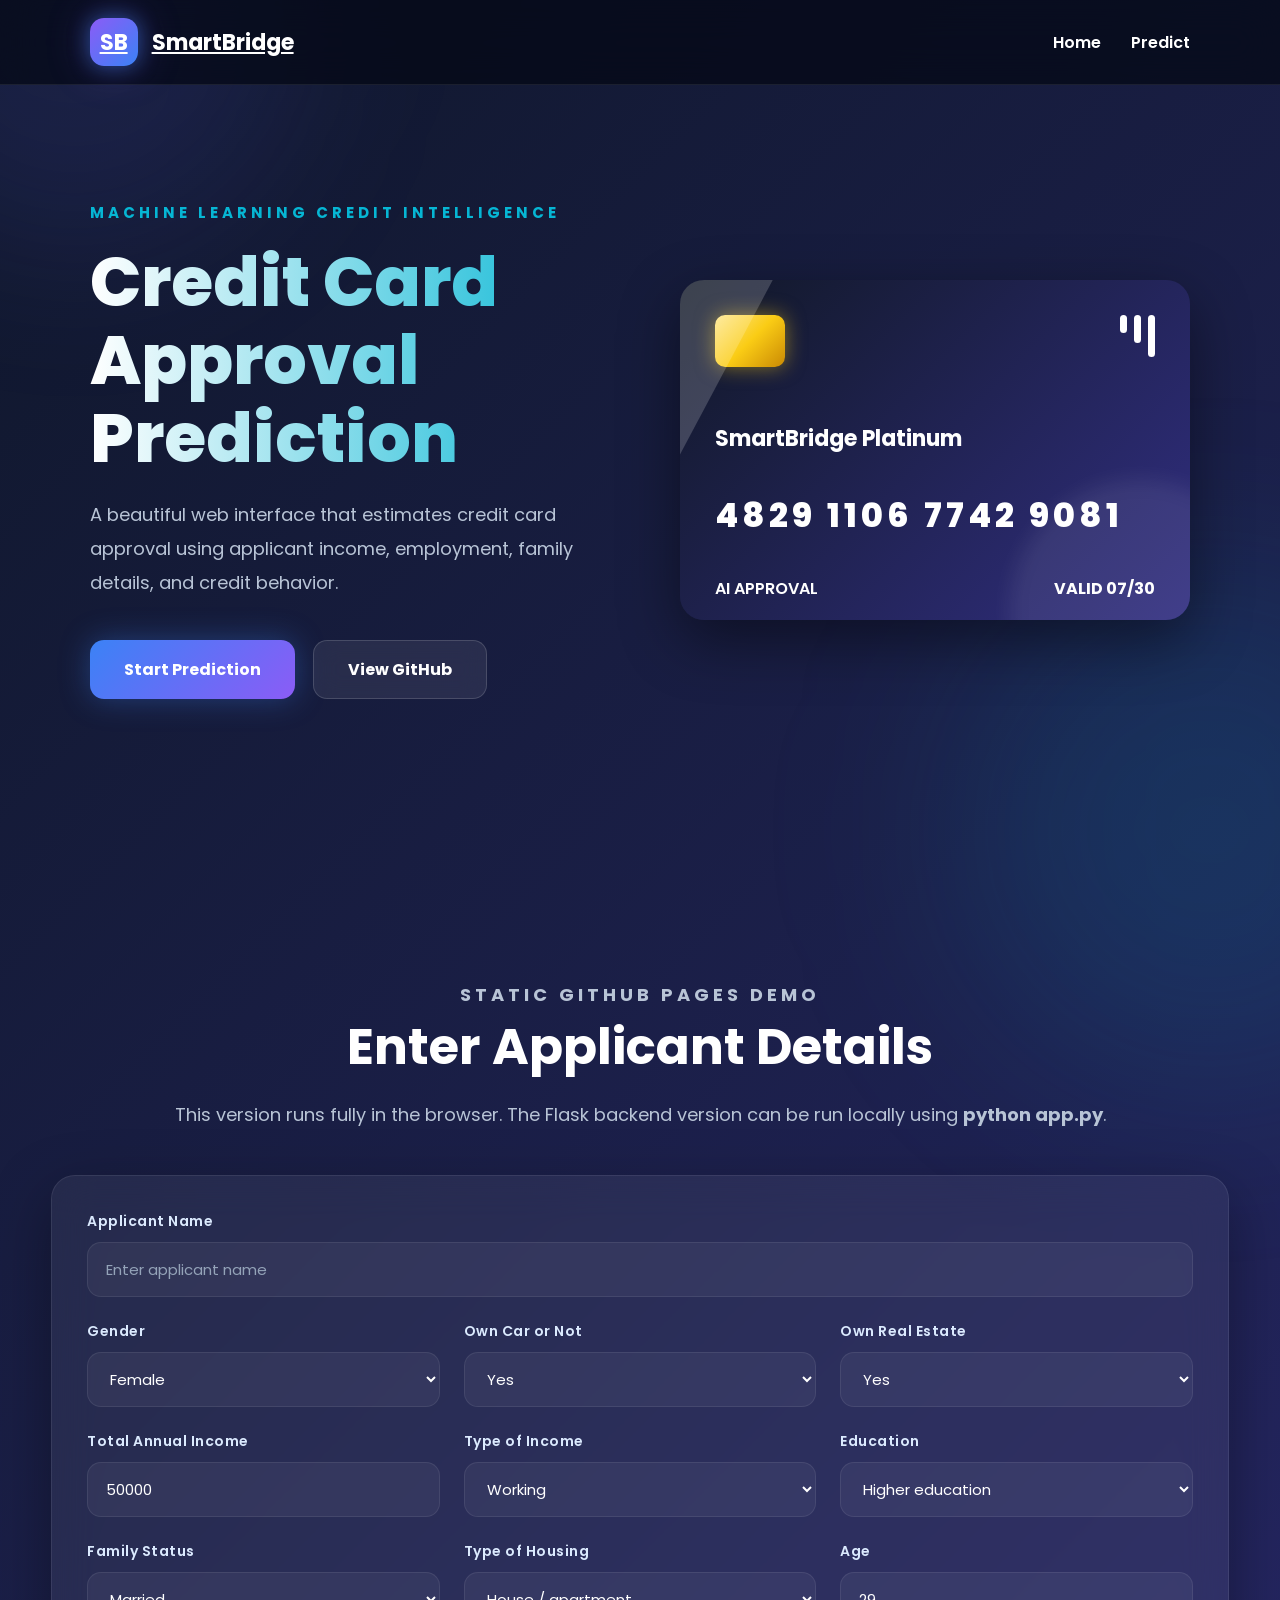
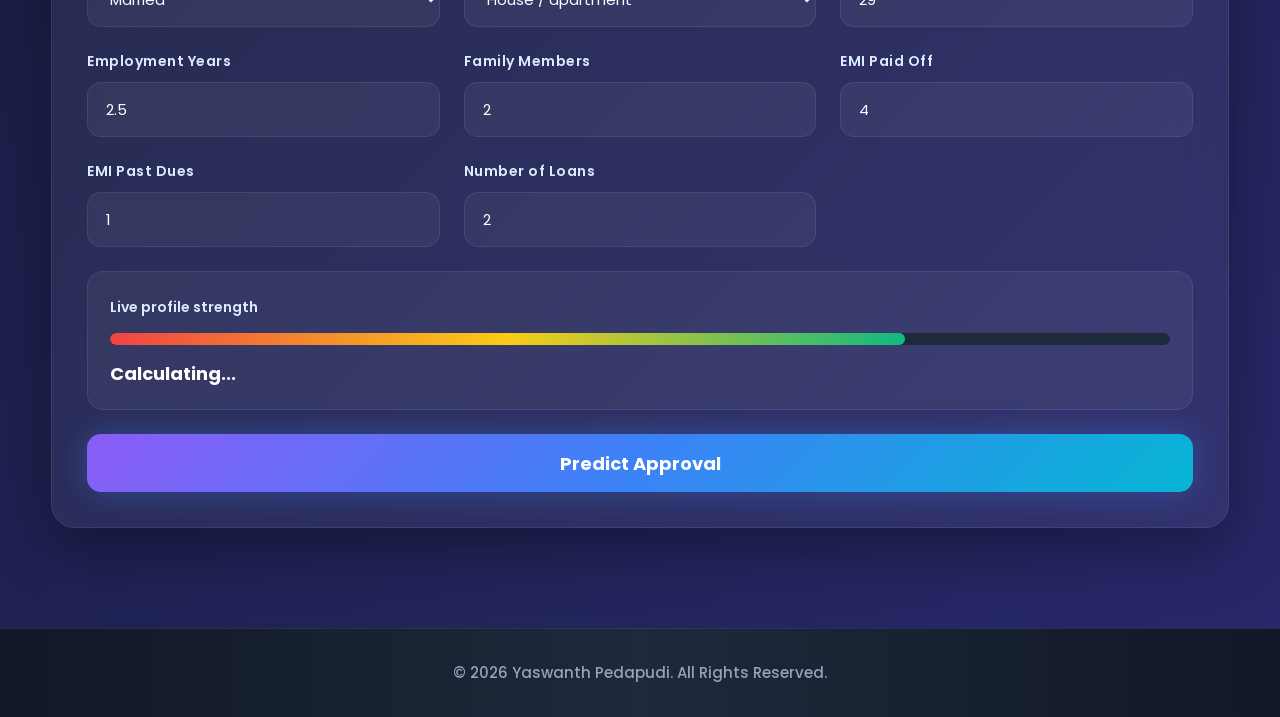
<file: index.html>
<!DOCTYPE html>
<html lang="en">
<head>
    <meta charset="UTF-8">
    <meta name="viewport" content="width=device-width, initial-scale=1.0">
    <title>Credit Card Approval Prediction</title>
    <link rel="preconnect" href="https://fonts.googleapis.com">
    <link rel="preconnect" href="https://fonts.gstatic.com" crossorigin>
    <link href="https://fonts.googleapis.com/css2?family=Inter:wght@400;500;600;700;800&display=swap" rel="stylesheet">
    <link rel="stylesheet" href="static/css/style.css">
</head>

<body>
    <header class="site-header">
        <a class="brand" href="index.html">
            <span class="brand-mark">SB</span>
            <span>SmartBridge</span>
        </a>
        <nav>
            <a href="#home">Home</a>
            <a href="#predict">Predict</a>
        </nav>
    </header>

    <main class="hero-shell" id="home">
        <section class="hero-content">
            <p class="eyebrow">Machine Learning Credit Intelligence</p>
            <h1>Credit Card Approval Prediction</h1>
            <p class="hero-copy">
                A beautiful web interface that estimates credit card approval using applicant income, employment, family details, and credit behavior.
            </p>
            <div class="hero-actions">
                <a class="primary-button" href="#predict">Start Prediction</a>
                <a class="secondary-button" href="https://github.com/gayatri1306-daggubati/creditcard_approval">View GitHub</a>
            </div>
        </section>

        <section class="credit-card-preview" aria-label="Credit card preview">
            <div class="card-chip"></div>
            <div class="signal-lines">
                <span></span>
                <span></span>
                <span></span>
            </div>
            <p class="card-bank">SmartBridge Platinum</p>
            <p class="card-number">4829  1106  7742  9081</p>
            <div class="card-footer">
                <span>AI APPROVAL</span>
                <strong>VALID 07/30</strong>
            </div>
        </section>
    </main>

    <section class="form-page" id="predict">
        <section class="form-intro">
            <p class="eyebrow">Static GitHub Pages Demo</p>
            <h1>Enter Applicant Details</h1>
            <p>This version runs fully in the browser. The Flask backend version can be run locally using <strong>python app.py</strong>.</p>
        </section>

        <form class="prediction-form" data-static-predict>
            <div class="form-field wide">
                <label for="applicant_name">Applicant Name</label>
                <input id="applicant_name" name="applicant_name" type="text" placeholder="Enter applicant name" required>
            </div>

            <div class="form-field">
                <label for="gender">Gender</label>
                <select id="gender" name="gender" required>
                    <option>Female</option>
                    <option>Male</option>
                </select>
            </div>

            <div class="form-field">
                <label for="own_car">Own Car or Not</label>
                <select id="own_car" name="own_car" required>
                    <option>Yes</option>
                    <option>No</option>
                </select>
            </div>

            <div class="form-field">
                <label for="own_realty">Own Real Estate</label>
                <select id="own_realty" name="own_realty" required>
                    <option>Yes</option>
                    <option>No</option>
                </select>
            </div>

            <div class="form-field">
                <label for="annual_income">Total Annual Income</label>
                <input id="annual_income" name="annual_income" type="number" min="0" value="50000" required>
            </div>

            <div class="form-field">
                <label for="income_type">Type of Income</label>
                <select id="income_type" name="income_type" required>
                    <option>Working</option>
                    <option>Commercial associate</option>
                    <option>Pensioner</option>
                    <option>State servant</option>
                    <option>Student</option>
                </select>
            </div>

            <div class="form-field">
                <label for="education_type">Education</label>
                <select id="education_type" name="education_type" required>
                    <option>Higher education</option>
                    <option>Secondary / secondary special</option>
                    <option>Incomplete higher</option>
                    <option>Lower secondary</option>
                    <option>Academic degree</option>
                </select>
            </div>

            <div class="form-field">
                <label for="family_status">Family Status</label>
                <select id="family_status" name="family_status" required>
                    <option>Married</option>
                    <option>Single / not married</option>
                    <option>Civil marriage</option>
                    <option>Separated</option>
                    <option>Widow</option>
                </select>
            </div>

            <div class="form-field">
                <label for="housing_type">Type of Housing</label>
                <select id="housing_type" name="housing_type" required>
                    <option>House / apartment</option>
                    <option>With parents</option>
                    <option>Municipal apartment</option>
                    <option>Rented apartment</option>
                    <option>Office apartment</option>
                    <option>Co-op apartment</option>
                </select>
            </div>

            <div class="form-field">
                <label for="days_birth">Age</label>
                <input id="days_birth" name="days_birth" type="number" min="18" max="100" value="29" required>
            </div>

            <div class="form-field">
                <label for="days_employed">Employment Years</label>
                <input id="days_employed" name="days_employed" type="number" min="0" max="60" step="0.1" value="2.5" required>
            </div>

            <div class="form-field">
                <label for="family_members">Family Members</label>
                <input id="family_members" name="family_members" type="number" min="1" max="20" value="2" required>
            </div>

            <div class="form-field">
                <label for="emi_paid_off">EMI Paid Off</label>
                <input id="emi_paid_off" name="emi_paid_off" type="number" min="0" value="4" required>
            </div>

            <div class="form-field">
                <label for="emi_past_dues">EMI Past Dues</label>
                <input id="emi_past_dues" name="emi_past_dues" type="number" min="0" value="1" required>
            </div>

            <div class="form-field">
                <label for="number_of_loans">Number of Loans</label>
                <input id="number_of_loans" name="number_of_loans" type="number" min="0" value="2" required>
            </div>

            <div class="score-preview wide">
                <span>Live profile strength</span>
                <div class="meter"><span id="profileMeter"></span></div>
                <strong id="profileScore">Calculating...</strong>
            </div>

            <button class="primary-button wide" type="submit">Predict Approval</button>
        </form>

        <section class="result-page static-result" id="staticResult" hidden>
            <section class="result-card">
                <p class="eyebrow">Prediction Complete</p>
                <h1 id="staticApplicant">Applicant</h1>
                <div class="result-badge" id="staticBadge">Result</div>
                <div class="score-ring" id="staticRing" style="--score: 0;">
                    <span id="staticScore">0%</span>
                </div>
                <div class="result-meta">
                    <div>
                        <span>Risk Category</span>
                        <strong id="staticRisk">Risk</strong>
                    </div>
                    <div>
                        <span>Prediction Source</span>
                        <strong>Browser scoring demo</strong>
                    </div>
                </div>
                <div class="decision-copy" id="staticMessage"></div>
            </section>
        </section>
    </section>
    <footer class="footer">
        <p>&copy; 2026 Yaswanth Pedapudi. All Rights Reserved.</p>
    </footer>

    <script src="static/js/script.js"></script>
</body>
</html>
</file>
<file: static/css/style.css>
/* ===========================================
   GOOGLE FONT
=========================================== */
@import url('https://fonts.googleapis.com/css2?family=Poppins:wght@300;400;500;600;700;800&display=swap');

/* ===========================================
   ROOT COLORS
=========================================== */

:root{

--bg:#050816;
--bg2:#0f172a;
--panel:rgba(18,24,38,.78);

--blue:#3b82f6;
--cyan:#06b6d4;
--purple:#8b5cf6;

--text:#ffffff;
--muted:#b8c4d6;

--success:#10b981;
--danger:#ef4444;
--gold:#facc15;

--radius:18px;

}

/* ===========================================
   RESET
=========================================== */

*{

margin:0;
padding:0;
box-sizing:border-box;

font-family:'Poppins',sans-serif;

scroll-behavior:smooth;

}

html{

scroll-behavior:smooth;

}

body{

background:linear-gradient(-45deg,
#050816,
#111827,
#312e81,
#0f172a);

background-size:400% 400%;

animation:bgMove 12s ease infinite;

color:var(--text);

overflow-x:hidden;

min-height:100vh;

}

/* ===========================================
BACKGROUND ANIMATION
=========================================== */

@keyframes bgMove{

0%{

background-position:0% 50%;

}

50%{

background-position:100% 50%;

}

100%{

background-position:0% 50%;

}

}

/* ===========================================
SCROLL BAR
=========================================== */

::-webkit-scrollbar{

width:10px;

}

::-webkit-scrollbar-track{

background:#07101d;

}

::-webkit-scrollbar-thumb{

background:linear-gradient(var(--blue),var(--cyan));

border-radius:20px;

}

::-webkit-scrollbar-thumb:hover{

background:var(--purple);

}

/* ===========================================
HEADER
=========================================== */

.site-header{

position:fixed;

top:0;
left:0;

width:100%;

padding:18px 7%;

display:flex;

justify-content:space-between;

align-items:center;

background:rgba(5,8,22,.75);

backdrop-filter:blur(20px);

border-bottom:1px solid rgba(255,255,255,.08);

z-index:1000;

transition:.4s;

}

.brand{

display:flex;

align-items:center;

gap:14px;

font-size:22px;

font-weight:700;

color:white;

}

.brand-mark{

width:48px;

height:48px;

display:flex;

justify-content:center;

align-items:center;

border-radius:14px;

font-weight:700;

background:linear-gradient(135deg,var(--purple),var(--blue));

box-shadow:

0 0 20px rgba(59,130,246,.5),

0 0 45px rgba(139,92,246,.3);

animation:logoGlow 3s infinite;

}

@keyframes logoGlow{

0%,100%{

transform:scale(1);

}

50%{

transform:scale(1.08);

}

}

.site-header nav{

display:flex;

gap:30px;

}

.site-header nav a{

position:relative;

color:white;

font-weight:600;

text-decoration:none;

transition:.35s;

}

.site-header nav a:hover{

color:var(--cyan);

}

.site-header nav a::after{

content:"";

position:absolute;

left:0;

bottom:-6px;

width:0;

height:2px;

background:var(--cyan);

transition:.35s;

}

.site-header nav a:hover::after{

width:100%;

}

/* ===========================================
HERO
=========================================== */

.hero-shell{

display:grid;

grid-template-columns:1fr 1fr;

align-items:center;

gap:80px;

min-height:100vh;

padding:120px 7%;

}

.hero-content h1{

font-size:68px;

line-height:78px;

margin:20px 0;

font-weight:800;

background:linear-gradient(90deg,#ffffff,#06b6d4);

-webkit-background-clip:text;

-webkit-text-fill-color:transparent;

}

.hero-copy{

font-size:18px;

line-height:34px;

color:var(--muted);

margin-top:20px;

max-width:650px;

}

.eyebrow{

color:var(--cyan);

font-size:15px;

letter-spacing:4px;

text-transform:uppercase;

font-weight:700;

}
/* ===========================================
BUTTONS
=========================================== */

.hero-actions{

display:flex;

gap:18px;

margin-top:40px;

flex-wrap:wrap;

}

.primary-button,
.secondary-button{

display:flex;

align-items:center;

justify-content:center;

padding:16px 34px;

border-radius:14px;

font-weight:700;

text-decoration:none;

transition:.4s;

cursor:pointer;

}

.primary-button{

background:linear-gradient(135deg,var(--blue),var(--purple));

color:white;

box-shadow:0 0 30px rgba(59,130,246,.35);

}

.primary-button:hover{

transform:translateY(-6px);

box-shadow:

0 0 20px #3b82f6,

0 0 40px #8b5cf6,

0 0 60px #06b6d4;

}

.secondary-button{

background:rgba(255,255,255,.08);

color:white;

border:1px solid rgba(255,255,255,.15);

backdrop-filter:blur(12px);

}

.secondary-button:hover{

background:rgba(255,255,255,.15);

transform:translateY(-5px);

}

/* ===========================================
CREDIT CARD
=========================================== */

.credit-card-preview{

position:relative;

height:340px;

padding:35px;

border-radius:24px;

overflow:hidden;

background:linear-gradient(
135deg,
#111827,
#312e81,
#2563eb,
#06b6d4);

background-size:300% 300%;

animation:

cardGradient 8s linear infinite,

floatingCard 5s ease-in-out infinite;

box-shadow:

0 20px 60px rgba(0,0,0,.45);

transform-style:preserve-3d;

transition:.5s;

}

.credit-card-preview:hover{

transform:

rotateY(12deg)

rotateX(6deg)

scale(1.05);

}

@keyframes cardGradient{

0%{

background-position:0% 50%;

}

50%{

background-position:100% 50%;

}

100%{

background-position:0% 50%;

}

}

@keyframes floatingCard{

0%{

transform:translateY(0px) rotate(-4deg);

}

50%{

transform:translateY(-18px) rotate(-2deg);

}

100%{

transform:translateY(0px) rotate(-4deg);

}

}

/* ===========================================
CARD SHINE EFFECT
=========================================== */

.credit-card-preview::before{

content:"";

position:absolute;

top:-120%;

left:-60%;

width:70%;

height:260%;

background:rgba(255,255,255,.18);

transform:rotate(28deg);

animation:shine 5s infinite;

}

@keyframes shine{

0%{

left:-90%;

}

100%{

left:150%;

}

}

/* ===========================================
CHIP
=========================================== */

.card-chip{

width:70px;

height:52px;

border-radius:10px;

background:linear-gradient(

135deg,

#fde68a,

#facc15,

#ca8a04

);

box-shadow:

0 0 20px rgba(250,204,21,.5);

margin-bottom:55px;

}

/* ===========================================
SIGNAL ICON
=========================================== */

.signal-lines{

position:absolute;

top:35px;

right:35px;

display:flex;

gap:7px;

}

.signal-lines span{

width:7px;

border-radius:50px;

background:white;

animation:signalBlink 1.5s infinite;

}

.signal-lines span:nth-child(1){

height:18px;

animation-delay:.1s;

}

.signal-lines span:nth-child(2){

height:28px;

animation-delay:.3s;

}

.signal-lines span:nth-child(3){

height:42px;

animation-delay:.5s;

}

@keyframes signalBlink{

0%{

opacity:.3;

}

50%{

opacity:1;

}

100%{

opacity:.3;

}

}

/* ===========================================
CARD TEXT
=========================================== */

.card-bank{

font-size:22px;

font-weight:700;

margin-top:15px;

}

.card-number{

font-size:34px;

font-weight:800;

letter-spacing:4px;

margin:35px 0;

}

.card-footer{

display:flex;

justify-content:space-between;

font-size:16px;

font-weight:600;

}

/* ===========================================
CARD GLOW
=========================================== */

.credit-card-preview::after{

content:"";

position:absolute;

width:260px;

height:260px;

background:rgba(255,255,255,.08);

border-radius:50%;

bottom:-120px;

right:-80px;

filter:blur(10px);

}
/* ===========================================
   PREDICTION SECTION
=========================================== */

.form-page{

width:min(1200px,92%);

margin:80px auto;

}

.form-intro{

text-align:center;

margin-bottom:45px;

}

.form-intro h1{

font-size:50px;

margin-bottom:15px;

color:white;

}

.form-intro p{

color:var(--muted);

font-size:18px;

line-height:30px;

}

/* ===========================================
FORM
=========================================== */

.prediction-form{

display:grid;

grid-template-columns:repeat(3,1fr);

gap:24px;

padding:35px;

border-radius:24px;

background:rgba(255,255,255,.06);

backdrop-filter:blur(20px);

border:1px solid rgba(255,255,255,.08);

box-shadow:0 20px 60px rgba(0,0,0,.35);

}

/* ===========================================
INPUT BOX
=========================================== */

.form-field{

display:flex;

flex-direction:column;

gap:10px;

}

.form-field label{

font-size:14px;

font-weight:600;

color:#dbeafe;

letter-spacing:.5px;

}

.form-field input,
.form-field select{

width:100%;

height:55px;

padding:0 18px;

border-radius:14px;

border:1px solid rgba(255,255,255,.08);

background:rgba(255,255,255,.05);

color:white;

font-size:15px;

outline:none;

transition:.35s;

}

.form-field input::placeholder{

color:#94a3b8;

}

.form-field input:focus,
.form-field select:focus{

border-color:#06b6d4;

background:rgba(255,255,255,.08);

box-shadow:

0 0 15px rgba(6,182,212,.4),

0 0 35px rgba(59,130,246,.2);

transform:translateY(-2px);

}

/* ===========================================
FULL WIDTH
=========================================== */

.wide{

grid-column:1/-1;

}

/* ===========================================
PROFILE STRENGTH
=========================================== */

.score-preview{

padding:22px;

border-radius:16px;

background:rgba(255,255,255,.05);

border:1px solid rgba(255,255,255,.08);

}

.score-preview span{

font-size:14px;

font-weight:600;

color:#dbeafe;

}

.meter{

margin-top:14px;

height:12px;

border-radius:30px;

overflow:hidden;

background:#1e293b;

}

.meter span{

display:block;

height:100%;

width:75%;

background:linear-gradient(
90deg,
#ef4444,
#facc15,
#10b981
);

border-radius:30px;

animation:meterMove 3s infinite;

}

@keyframes meterMove{

0%{

width:20%;

}

50%{

width:80%;

}

100%{

width:65%;

}

}

#profileScore{

display:block;

margin-top:15px;

font-size:18px;

font-weight:700;

color:white;

}

/* ===========================================
SUBMIT BUTTON
=========================================== */

.prediction-form button{

height:58px;

border:none;

border-radius:14px;

font-size:18px;

font-weight:700;

cursor:pointer;

background:linear-gradient(
135deg,
var(--purple),
var(--blue),
var(--cyan)
);

color:white;

transition:.35s;

}

.prediction-form button:hover{

transform:translateY(-5px);

box-shadow:

0 0 20px #3b82f6,

0 0 40px #8b5cf6,

0 0 60px #06b6d4;

}

/* ===========================================
RESULT CARD
=========================================== */

.result-card{

padding:40px;

border-radius:24px;

background:rgba(255,255,255,.06);

backdrop-filter:blur(20px);

border:1px solid rgba(255,255,255,.08);

box-shadow:0 20px 60px rgba(0,0,0,.35);

text-align:center;

margin-top:35px;

animation:fadeUp .8s ease;

}

@keyframes fadeUp{

from{

opacity:0;

transform:translateY(40px);

}

to{

opacity:1;

transform:translateY(0);

}

}

.result-card h1{

font-size:42px;

margin:15px 0;

color:white;

}

.result-badge{

display:inline-block;

padding:12px 26px;

border-radius:50px;

background:linear-gradient(
135deg,
#10b981,
#22c55e
);

font-weight:700;

color:white;

margin-bottom:25px;

}

/* ===========================================
SCORE RING
=========================================== */

.score-ring{

width:180px;

height:180px;

margin:25px auto;

border-radius:50%;

display:flex;

justify-content:center;

align-items:center;

background:
conic-gradient(

#06b6d4 calc(var(--score)*1%),

rgba(255,255,255,.08) 0

);

position:relative;

}

.score-ring::before{

content:"";

position:absolute;

width:140px;

height:140px;

background:#0b1120;

border-radius:50%;

}

.score-ring span{

position:relative;

z-index:10;

font-size:34px;

font-weight:800;

color:white;

}

.result-meta{

display:grid;

grid-template-columns:repeat(2,1fr);

gap:18px;

margin-top:35px;

}

.result-meta div{

padding:18px;

border-radius:14px;

background:rgba(255,255,255,.05);

}

.result-meta span{

display:block;

font-size:13px;

color:#94a3b8;

margin-bottom:8px;

}

.result-meta strong{

font-size:18px;

color:white;

}

.decision-copy{

margin-top:30px;

font-size:17px;

line-height:30px;

color:#cbd5e1;

}
/* ===========================================
ABOUT SECTION
=========================================== */

.about-section{

padding:100px 7%;

text-align:center;

}

.about-section h2{

font-size:48px;

margin-bottom:20px;

color:white;

}

.about-section p{

max-width:850px;

margin:auto;

font-size:18px;

line-height:34px;

color:var(--muted);

}

/* ===========================================
FEATURE SECTION
=========================================== */

.feature-grid{

display:grid;

grid-template-columns:repeat(auto-fit,minmax(260px,1fr));

gap:30px;

margin-top:60px;

}

.feature-grid article{

padding:35px;

border-radius:20px;

background:rgba(255,255,255,.05);

border:1px solid rgba(255,255,255,.08);

backdrop-filter:blur(18px);

transition:.4s;

}

.feature-grid article:hover{

transform:translateY(-10px);

box-shadow:

0 0 25px rgba(59,130,246,.35);

}

.feature-icon{

font-size:45px;

margin-bottom:20px;

display:block;

}

.feature-grid h2{

margin-bottom:15px;

font-size:26px;

color:white;

}

.feature-grid p{

line-height:28px;

color:var(--muted);

}

/* ===========================================
FLOATING BACKGROUND
=========================================== */

body::before{

content:"";

position:fixed;

top:-200px;

left:-150px;

width:450px;

height:450px;

border-radius:50%;

background:rgba(99,102,241,.12);

filter:blur(80px);

animation:float1 12s infinite alternate;

z-index:-1;

}

body::after{

content:"";

position:fixed;

right:-180px;

bottom:-180px;

width:500px;

height:500px;

border-radius:50%;

background:rgba(6,182,212,.12);

filter:blur(100px);

animation:float2 14s infinite alternate;

z-index:-1;

}

@keyframes float1{

0%{

transform:translate(0,0);

}

100%{

transform:translate(120px,80px);

}

}

@keyframes float2{

0%{

transform:translate(0,0);

}

100%{

transform:translate(-120px,-100px);

}

}

/* ===========================================
FOOTER
=========================================== */

footer{

margin-top:100px;

padding:45px;

text-align:center;

background:rgba(255,255,255,.04);

border-top:1px solid rgba(255,255,255,.08);

}

footer h3{

font-size:30px;

margin-bottom:15px;

color:white;

}

footer p{

color:var(--muted);

line-height:28px;

}

/* ===========================================
HOVER ANIMATIONS
=========================================== */

input:hover,
select:hover{

border-color:#3b82f6;

}

.feature-grid article,
.result-card,
.prediction-form,
.credit-card-preview{

transition:.4s;

}

.result-card:hover,
.prediction-form:hover{

box-shadow:

0 0 30px rgba(6,182,212,.25);

}

/* ===========================================
MOBILE
=========================================== */

@media(max-width:992px){

.hero-shell{

grid-template-columns:1fr;

text-align:center;

gap:50px;

}

.hero-content h1{

font-size:50px;

line-height:60px;

}

.prediction-form{

grid-template-columns:1fr;

}

.result-meta{

grid-template-columns:1fr;

}

.credit-card-preview{

max-width:420px;

margin:auto;

}

.site-header{

padding:18px 5%;

}

}

@media(max-width:600px){

.site-header{

flex-direction:column;

gap:15px;

}

.site-header nav{

flex-wrap:wrap;

justify-content:center;

}

.hero-content h1{

font-size:38px;

line-height:48px;

}

.hero-copy{

font-size:16px;

line-height:30px;

}

.form-intro h1{

font-size:34px;

}

.credit-card-preview{

padding:25px;

min-height:280px;

}

.card-number{

font-size:24px;

letter-spacing:2px;

}

.primary-button,
.secondary-button{

width:100%;

}

.result-card{

padding:25px;

}

.score-ring{

width:150px;

height:150px;

}

.score-ring::before{

width:115px;

height:115px;

}

.score-ring span{

font-size:28px;

}

}

/* ===========================================
FADE ANIMATION
=========================================== */

.fade{

animation:fadeIn .8s ease;

}

@keyframes fadeIn{

from{

opacity:0;

transform:translateY(30px);

}

to{

opacity:1;

transform:translateY(0);

}

}
/* ==========================
   FOOTER
========================== */
.footer{
    width:100%;
    padding:30px;
    text-align:center;
    background:linear-gradient(90deg,#111827,#1e293b,#111827);
    border-top:1px solid rgba(255,255,255,.08);
}

.footer p{
    color:#94a3b8;
    font-size:15px;
    font-weight:500;
}
</file>
